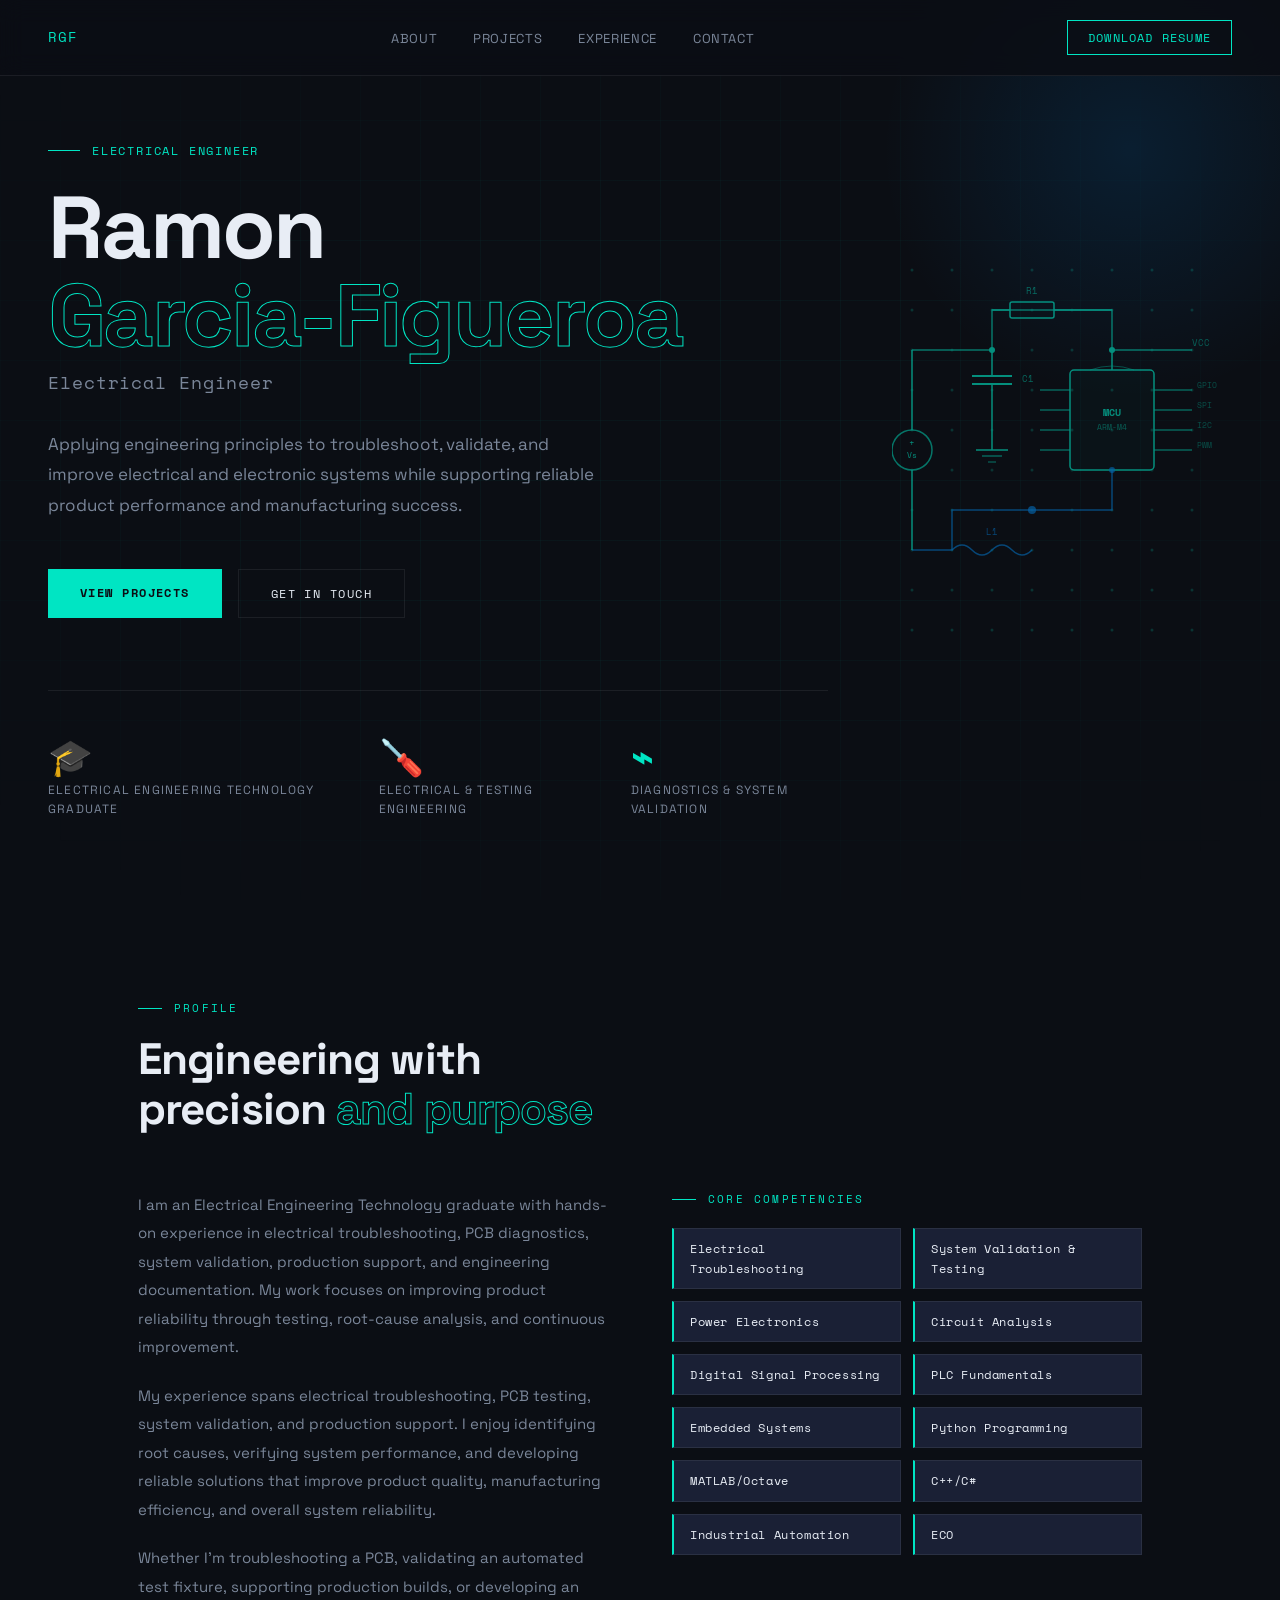
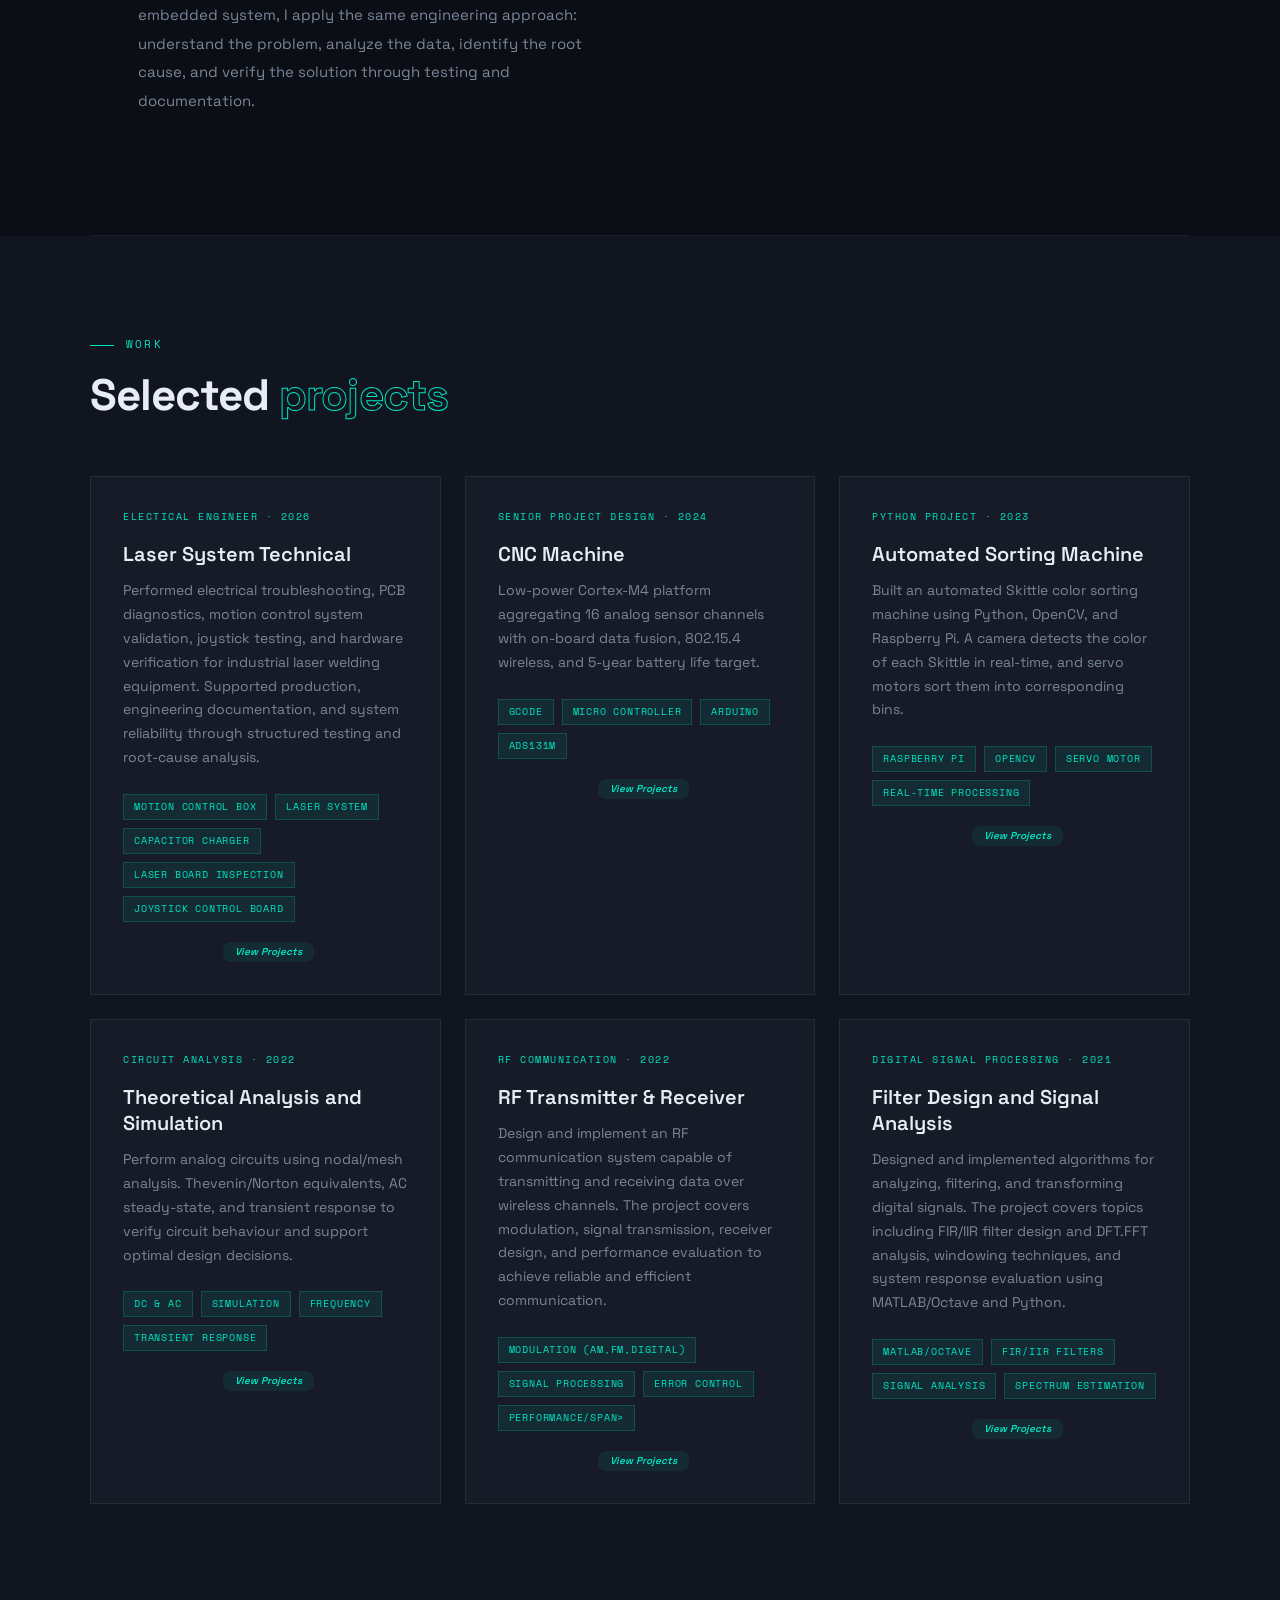
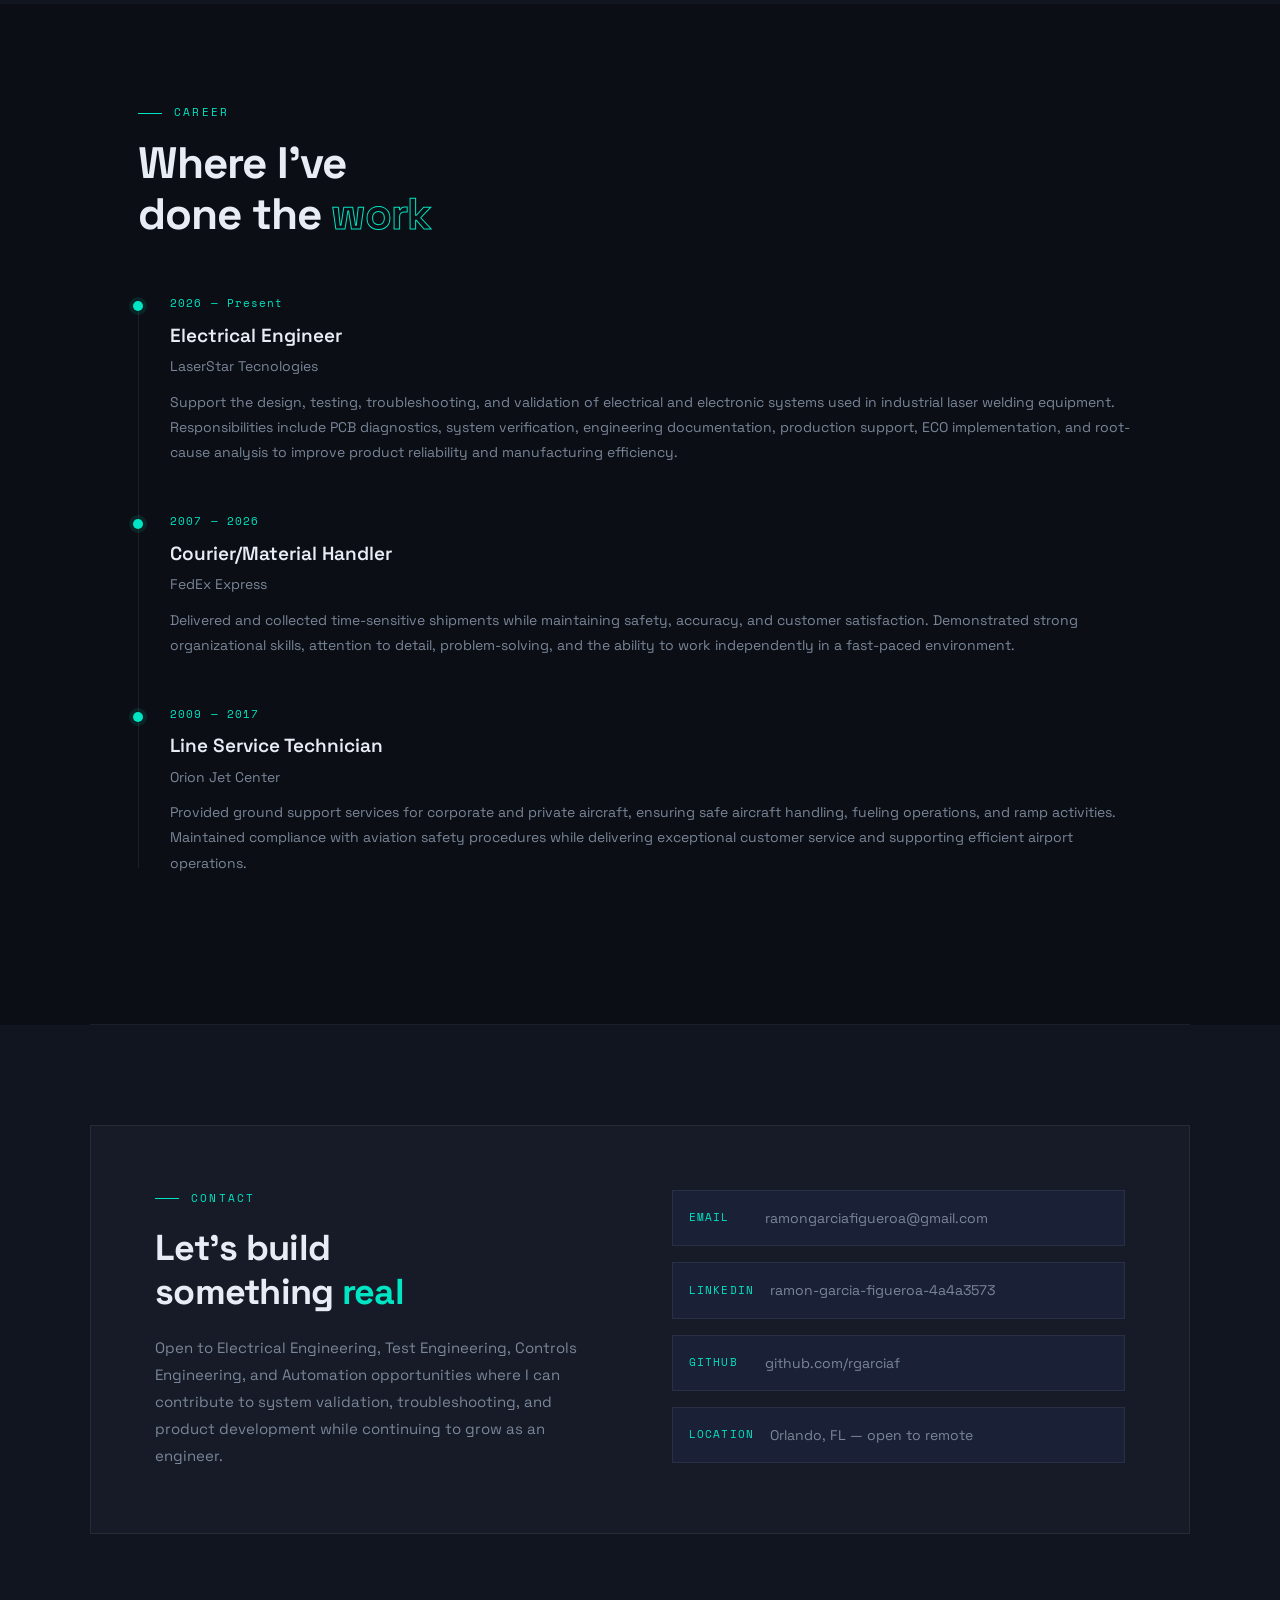
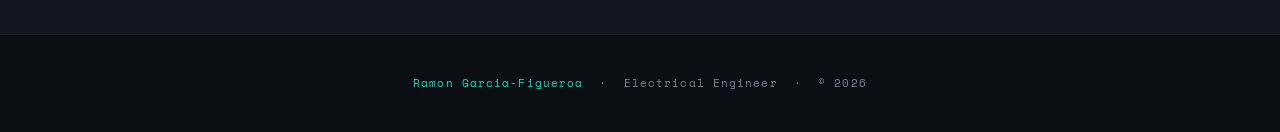
<file: index.html>
<!DOCTYPE html>
<html lang="en">
<head>

<!-- Google Analytics 4 -->
  <script async src="https://www.googletagmanager.com/gtag/js?id=G-XXXXXXXXXX"></script>
  <script>
    window.dataLayer = window.dataLayer || [];
    function gtag(){dataLayer.push(arguments);}
    gtag('js', new Date());
    gtag('config', 'G-8NQ1ZXZ7QY');
  </script>
<meta charset="UTF-8">
<meta name="viewport" content="width=device-width, initial-scale=1.0">
<title>Ramon Garcia — Electrical Engineer</title>
<link rel="preconnect" href="https://fonts.googleapis.com">
<link rel="preconnect" href="https://fonts.gstatic.com" crossorigin>
<link href="https://fonts.googleapis.com/css2?family=Space+Grotesk:wght@300;400;500;600;700&family=Space+Mono:wght@400;700&display=swap" rel="stylesheet">
<link rel="stylesheet" href="css/style.css">
</head>
<body>

<!-- NAV -->
<nav>
  <div class="nav-logo">RGF</div>
  <ul class="nav-links">
    <li><a href="#about">About</a></li>
    <li><a href="#projects">Projects</a></li>
    <li><a href="#experience">Experience</a></li>
    <li><a href="#contact">Contact</a></li>
  </ul>
  <!--<button class="nav-cta">Download CV</button>-->

<form action="Ramon_Garcia_Figueroa_Resume.pdf" target="_blank">
    <button class="nav-cta" type="submit">
        Download Resume
    </button>
</form>
</nav>

<!-- Project Button -->

<!-- HERO -->
<div class="hero">
  <div class="hero-grid"></div>
  <div class="hero-orb"></div>

  <div class="hero-content">
    <div class="hero-eyebrow">Electrical Engineer</div>
    <h1 class="hero-name">
      Ramon<br><span>Garcia-Figueroa</span>
    </h1>
    <p class="hero-title">Electrical Engineer</p>
    <p class="hero-desc">
      Applying engineering principles to troubleshoot, validate, and improve electrical and electronic systems while supporting reliable product performance and manufacturing success.
    </p>
    <div class="hero-actions">
      <a href="#projects" class="btn-primary">View Projects</a>
      <a href="#contact" class="btn-outline">Get in Touch</a>
    </div>

    <div class="hero-stats">
       <div>
        <div class="stat-num">🎓</div>
        <div class="stat-label">Electrical Engineering Technology Graduate</div>
      </div>
      <div>
        <div class="stat-num">🪛</div>
        <div class="stat-label">Electrical & Testing Engineering</div>
      </div>
      <div>
        <div class="stat-num">⌁</div>
        <div class="stat-label">Diagnostics & System Validation</div>
      </div>
    </div>
  </div> 

  <!-- Schematic signature element -->
  <svg class="schematic circuit-svg" viewBox="0 0 340 400" fill="none" xmlns="http://www.w3.org/2000/svg">
    <g opacity="0.3">
      <circle cx="20" cy="20" r="1.5" fill="#00E5C3"/><circle cx="60" cy="20" r="1.5" fill="#00E5C3"/><circle cx="100" cy="20" r="1.5" fill="#00E5C3"/><circle cx="140" cy="20" r="1.5" fill="#00E5C3"/><circle cx="180" cy="20" r="1.5" fill="#00E5C3"/><circle cx="220" cy="20" r="1.5" fill="#00E5C3"/><circle cx="260" cy="20" r="1.5" fill="#00E5C3"/><circle cx="300" cy="20" r="1.5" fill="#00E5C3"/>
      <circle cx="20" cy="60" r="1.5" fill="#00E5C3"/><circle cx="60" cy="60" r="1.5" fill="#00E5C3"/><circle cx="100" cy="60" r="1.5" fill="#00E5C3"/><circle cx="140" cy="60" r="1.5" fill="#00E5C3"/><circle cx="180" cy="60" r="1.5" fill="#00E5C3"/><circle cx="220" cy="60" r="1.5" fill="#00E5C3"/><circle cx="260" cy="60" r="1.5" fill="#00E5C3"/><circle cx="300" cy="60" r="1.5" fill="#00E5C3"/>
      <circle cx="20" cy="100" r="1.5" fill="#00E5C3"/><circle cx="60" cy="100" r="1.5" fill="#00E5C3"/><circle cx="100" cy="100" r="1.5" fill="#00E5C3"/><circle cx="140" cy="100" r="1.5" fill="#00E5C3"/><circle cx="180" cy="100" r="1.5" fill="#00E5C3"/><circle cx="220" cy="100" r="1.5" fill="#00E5C3"/><circle cx="260" cy="100" r="1.5" fill="#00E5C3"/><circle cx="300" cy="100" r="1.5" fill="#00E5C3"/>
      <circle cx="20" cy="140" r="1.5" fill="#00E5C3"/><circle cx="60" cy="140" r="1.5" fill="#00E5C3"/><circle cx="100" cy="140" r="1.5" fill="#00E5C3"/><circle cx="140" cy="140" r="1.5" fill="#00E5C3"/><circle cx="180" cy="140" r="1.5" fill="#00E5C3"/><circle cx="220" cy="140" r="1.5" fill="#00E5C3"/><circle cx="260" cy="140" r="1.5" fill="#00E5C3"/><circle cx="300" cy="140" r="1.5" fill="#00E5C3"/>
      <circle cx="20" cy="180" r="1.5" fill="#00E5C3"/><circle cx="60" cy="180" r="1.5" fill="#00E5C3"/><circle cx="100" cy="180" r="1.5" fill="#00E5C3"/><circle cx="140" cy="180" r="1.5" fill="#00E5C3"/><circle cx="180" cy="180" r="1.5" fill="#00E5C3"/><circle cx="220" cy="180" r="1.5" fill="#00E5C3"/><circle cx="260" cy="180" r="1.5" fill="#00E5C3"/><circle cx="300" cy="180" r="1.5" fill="#00E5C3"/>
      <circle cx="20" cy="220" r="1.5" fill="#00E5C3"/><circle cx="60" cy="220" r="1.5" fill="#00E5C3"/><circle cx="100" cy="220" r="1.5" fill="#00E5C3"/><circle cx="140" cy="220" r="1.5" fill="#00E5C3"/><circle cx="180" cy="220" r="1.5" fill="#00E5C3"/><circle cx="220" cy="220" r="1.5" fill="#00E5C3"/><circle cx="260" cy="220" r="1.5" fill="#00E5C3"/><circle cx="300" cy="220" r="1.5" fill="#00E5C3"/>
      <circle cx="20" cy="260" r="1.5" fill="#00E5C3"/><circle cx="60" cy="260" r="1.5" fill="#00E5C3"/><circle cx="100" cy="260" r="1.5" fill="#00E5C3"/><circle cx="140" cy="260" r="1.5" fill="#00E5C3"/><circle cx="180" cy="260" r="1.5" fill="#00E5C3"/><circle cx="220" cy="260" r="1.5" fill="#00E5C3"/><circle cx="260" cy="260" r="1.5" fill="#00E5C3"/><circle cx="300" cy="260" r="1.5" fill="#00E5C3"/>
      <circle cx="20" cy="300" r="1.5" fill="#00E5C3"/><circle cx="60" cy="300" r="1.5" fill="#00E5C3"/><circle cx="100" cy="300" r="1.5" fill="#00E5C3"/><circle cx="140" cy="300" r="1.5" fill="#00E5C3"/><circle cx="180" cy="300" r="1.5" fill="#00E5C3"/><circle cx="220" cy="300" r="1.5" fill="#00E5C3"/><circle cx="260" cy="300" r="1.5" fill="#00E5C3"/><circle cx="300" cy="300" r="1.5" fill="#00E5C3"/>
      <circle cx="20" cy="340" r="1.5" fill="#00E5C3"/><circle cx="60" cy="340" r="1.5" fill="#00E5C3"/><circle cx="100" cy="340" r="1.5" fill="#00E5C3"/><circle cx="140" cy="340" r="1.5" fill="#00E5C3"/><circle cx="180" cy="340" r="1.5" fill="#00E5C3"/><circle cx="220" cy="340" r="1.5" fill="#00E5C3"/><circle cx="260" cy="340" r="1.5" fill="#00E5C3"/><circle cx="300" cy="340" r="1.5" fill="#00E5C3"/>
      <circle cx="20" cy="380" r="1.5" fill="#00E5C3"/><circle cx="60" cy="380" r="1.5" fill="#00E5C3"/><circle cx="100" cy="380" r="1.5" fill="#00E5C3"/><circle cx="140" cy="380" r="1.5" fill="#00E5C3"/><circle cx="180" cy="380" r="1.5" fill="#00E5C3"/><circle cx="220" cy="380" r="1.5" fill="#00E5C3"/><circle cx="260" cy="380" r="1.5" fill="#00E5C3"/><circle cx="300" cy="380" r="1.5" fill="#00E5C3"/>
    </g>
    <path d="M 20 100 L 100 100 L 100 60 L 220 60 L 220 100 L 300 100" stroke="#00E5C3" stroke-width="1.5" fill="none" opacity="0.8"/>
    <rect x="118" y="52" width="44" height="16" rx="2" fill="none" stroke="#00E5C3" stroke-width="1.5"/>
    <line x1="100" y1="60" x2="118" y2="60" stroke="#00E5C3" stroke-width="1.5"/>
    <line x1="162" y1="60" x2="220" y2="60" stroke="#00E5C3" stroke-width="1.5"/>
    <text x="140" y="44" fill="#00E5C3" font-size="9" text-anchor="middle" opacity="0.7" font-family="'Space Mono', monospace">R1</text>
    <line x1="100" y1="100" x2="100" y2="126" stroke="#00E5C3" stroke-width="1.5"/>
    <line x1="80" y1="126" x2="120" y2="126" stroke="#00E5C3" stroke-width="2"/>
    <line x1="80" y1="134" x2="120" y2="134" stroke="#00E5C3" stroke-width="2"/>
    <line x1="100" y1="134" x2="100" y2="180" stroke="#00E5C3" stroke-width="1.5"/>
    <text x="130" y="132" fill="#00E5C3" font-size="9" opacity="0.7" font-family="'Space Mono', monospace">C1</text>
    <line x1="100" y1="180" x2="100" y2="200" stroke="#00E5C3" stroke-width="1.5"/>
    <line x1="84" y1="200" x2="116" y2="200" stroke="#00E5C3" stroke-width="1.5"/>
    <line x1="90" y1="206" x2="110" y2="206" stroke="#00E5C3" stroke-width="1"/>
    <line x1="96" y1="212" x2="104" y2="212" stroke="#00E5C3" stroke-width="0.8"/>
    <rect x="178" y="120" width="84" height="100" rx="4" fill="rgba(0,229,195,0.04)" stroke="#00E5C3" stroke-width="1.5"/>
    <line x1="148" y1="140" x2="178" y2="140" stroke="#00E5C3" stroke-width="1"/>
    <line x1="148" y1="160" x2="178" y2="160" stroke="#00E5C3" stroke-width="1"/>
    <line x1="148" y1="180" x2="178" y2="180" stroke="#00E5C3" stroke-width="1"/>
    <line x1="148" y1="200" x2="178" y2="200" stroke="#00E5C3" stroke-width="1"/>
    <line x1="262" y1="140" x2="300" y2="140" stroke="#00E5C3" stroke-width="1"/>
    <line x1="262" y1="160" x2="300" y2="160" stroke="#00E5C3" stroke-width="1"/>
    <line x1="262" y1="180" x2="300" y2="180" stroke="#00E5C3" stroke-width="1"/>
    <line x1="262" y1="200" x2="300" y2="200" stroke="#00E5C3" stroke-width="1"/>
    <text x="220" y="166" fill="#00E5C3" font-size="10" text-anchor="middle" font-weight="700" font-family="'Space Mono', monospace">MCU</text>
    <text x="220" y="180" fill="#00E5C3" font-size="8" text-anchor="middle" opacity="0.6" font-family="'Space Mono', monospace">ARM-M4</text>
    <line x1="220" y1="100" x2="220" y2="120" stroke="#00E5C3" stroke-width="1.5"/>
    <path d="M 20 300 L 60 300 L 60 260 L 140 260" stroke="#0094FF" stroke-width="1.5" fill="none" opacity="0.7"/>
    <circle cx="140" cy="260" r="4" fill="#0094FF" opacity="0.7"/>
    <path d="M 140 260 L 220 260 L 220 220" stroke="#0094FF" stroke-width="1.5" fill="none" opacity="0.7"/>
    <circle cx="220" cy="220" r="3" fill="#0094FF" opacity="0.7"/>
    <path d="M 60 300 Q 70 290 80 300 Q 90 310 100 300 Q 110 290 120 300 Q 130 310 140 300" stroke="#0094FF" stroke-width="1.5" fill="none" opacity="0.7"/>
    <text x="100" y="285" fill="#0094FF" font-size="9" text-anchor="middle" opacity="0.7" font-family="'Space Mono', monospace">L1</text>
    <circle cx="20" cy="200" r="20" fill="none" stroke="#00E5C3" stroke-width="1.5" opacity="0.8"/>
    <text x="20" y="196" fill="#00E5C3" font-size="9" text-anchor="middle" font-family="'Space Mono', monospace">+</text>
    <text x="20" y="208" fill="#00E5C3" font-size="8" text-anchor="middle" font-family="'Space Mono', monospace">Vs</text>
    <line x1="20" y1="100" x2="20" y2="180" stroke="#00E5C3" stroke-width="1.5"/>
    <line x1="20" y1="220" x2="20" y2="300" stroke="#00E5C3" stroke-width="1.5"/>
    <circle cx="100" cy="100" r="3" fill="#00E5C3"/>
    <circle cx="220" cy="100" r="3" fill="#00E5C3"/>
    <text x="300" y="96" fill="#00E5C3" font-size="9" text-anchor="start" opacity="0.6" font-family="'Space Mono', monospace">VCC</text>
    <text x="305" y="138" fill="#00E5C3" font-size="8" text-anchor="start" opacity="0.5" font-family="'Space Mono', monospace">GPIO</text>
    <text x="305" y="158" fill="#00E5C3" font-size="8" text-anchor="start" opacity="0.5" font-family="'Space Mono', monospace">SPI</text>
    <text x="305" y="178" fill="#00E5C3" font-size="8" text-anchor="start" opacity="0.5" font-family="'Space Mono', monospace">I2C</text>
    <text x="305" y="198" fill="#00E5C3" font-size="8" text-anchor="start" opacity="0.5" font-family="'Space Mono', monospace">PWM</text>
    <path d="M 198 120 Q 220 112 242 120" fill="none" stroke="#00E5C3" stroke-width="1" opacity="0.5"/>
  </svg>
</div>

<!-- ABOUT -->
<section id="about">
  <div class="section-label">Profile</div>
  <h2 class="section-title">Engineering with<br>precision <em>and purpose</em></h2>
  <div class="about-grid">
    <div class="about-text">
      <p>I am an Electrical Engineering Technology graduate with hands-on experience in electrical troubleshooting, PCB diagnostics, system validation, production support, and engineering documentation. My work focuses on improving product reliability through testing, root-cause analysis, and continuous improvement.</p>
      <p>My experience spans electrical troubleshooting, PCB testing, system validation, and production support. I enjoy identifying root causes, verifying system performance, and developing reliable solutions that improve product quality, manufacturing efficiency, and overall system reliability.</p>
      <p>Whether I'm troubleshooting a PCB, validating an automated test fixture, supporting production builds, or developing an embedded system, I apply the same engineering approach: understand the problem, analyze the data, identify the root cause, and verify the solution through testing and documentation.</p>
    </div>
    <div>
      <div class="section-label" style="margin-bottom: 20px;">Core competencies</div>
      <div class="skills-grid">
        <div class="skill-chip">Electrical Troubleshooting</div>
        <div class="skill-chip">System Validation & Testing</div>
        <div class="skill-chip">Power Electronics</div>
        <div class="skill-chip">Circuit Analysis</div>
        <div class="skill-chip">Digital Signal Processing</div>
        <div class="skill-chip">PLC Fundamentals</div>
        <div class="skill-chip">Embedded Systems</div>
        <div class="skill-chip">Python Programming</div>
        <div class="skill-chip">MATLAB/Octave</div>
        <div class="skill-chip">C++/C#</div>
        <div class="skill-chip">Industrial Automation</div>
        <div class="skill-chip">ECO</div>
      </div>
    </div>
  </div>
</section>

<hr class="section-divider">

<!-- PROJECTS -->
<div class="section-full" id="projects">
  <div class="section-full-inner">
    <div class="section-label">Work</div>
    <h2 class="section-title">Selected <em>projects</em></h2>
    <div class="projects-grid">
      <div class="project-card">
        <div class="project-tag">Electical Engineer · 2026</div>
        <h3 class="project-name">Laser System Technical</h3>
        <p class="project-desc">Performed electrical troubleshooting, PCB diagnostics, motion control system validation, joystick testing, and hardware verification for industrial laser welding equipment. Supported production, engineering documentation, and system reliability through structured testing and root-cause analysis.</p>
        <div class="project-tech">
          <span class="tech-badge">Motion Control Box</span>
          <span class="tech-badge">Laser System</span>
          <span class="tech-badge">Capacitor Charger</span>
          <span class="tech-badge">Laser Board Inspection</span>
          <span class="tech-badge">Joystick Control Board</span>
          <!--<a href="/work_projects/LaserStar_Project_Section.html" class="project-button"> -->
                      <!-- View Projects -->
        </div>
        <a href="LaserStar_Task_Documentation_1.pdf" class="project-button"><em>View Projects</em>
        </a>
      </div>
      <div class="project-card">
        <div class="project-tag">Senior Project Design · 2024</div>
        <h3 class="project-name">CNC Machine</h3>
        <p class="project-desc">Low-power Cortex-M4 platform aggregating 16 analog sensor channels with on-board data fusion, 802.15.4 wireless, and 5-year battery life target.</p>
        <div class="project-tech">
          <span class="tech-badge">GCode</span>
          <span class="tech-badge">Micro Controller</span>
          <span class="tech-badge">Arduino</span>
          <span class="tech-badge">ADS131M</span>
        </div>
        <a href="senior_project_design.pdf" class="project-button"><em>View Projects</em>
        </a>
      </div>
      <div class="project-card">
        <div class="project-tag">Python Project · 2023</div>
        <h3 class="project-name">Automated Sorting Machine</h3>
        <p class="project-desc">Built an automated Skittle color sorting machine using Python, OpenCV, and Raspberry Pi. A camera detects the color of each Skittle in real-time, and servo motors sort them into corresponding bins.</p>
        <div class="project-tech">
          <span class="tech-badge">Raspberry Pi</span>
          <span class="tech-badge">OpenCV</span>
          <span class="tech-badge">Servo Motor</span>
          <span class="tech-badge">Real-Time Processing</span>
        </div>
        <a href="Python_Project_Skittles.pdf" class="project-button"><em>View Projects</em>
        </a>
      </div>
      <div class="project-card">
        <div class="project-tag">Circuit Analysis · 2022</div>
        <h3 class="project-name">Theoretical Analysis and Simulation</h3>
        <p class="project-desc">Perform analog circuits using nodal/mesh analysis. Thevenin/Norton equivalents, AC steady-state, and transient response to verify circuit behaviour and support optimal design decisions.</p>
        <div class="project-tech">
          <span class="tech-badge">DC & AC</span>
          <span class="tech-badge">Simulation</span>
          <span class="tech-badge">Frequency</span>
          <span class="tech-badge">Transient Response</span>
        </div>
        <a href="Circuit_Anaylysis.pdf" class="project-button"><em>View Projects</em>
        </a>
      </div>
      <div class="project-card">
        <div class="project-tag">RF Communication · 2022</div>
        <h3 class="project-name">RF Transmitter & Receiver</h3>
        <p class="project-desc">Design and implement an RF communication system capable of transmitting and receiving data over wireless channels. The project covers modulation, signal transmission, receiver design, and performance evaluation to achieve reliable and efficient communication.</p>
        <div class="project-tech">
          <span class="tech-badge">Modulation (AM,FM,Digital)</span>
          <span class="tech-badge">Signal Processing</span>
          <span class="tech-badge">Error Control</span>
          <span class="tech-badge">Performance/span>
        </div>
        <a href="RF_Communication.pdf" class="project-button"><em>View Projects</em>
        </a>
      </div>
      <div class="project-card">
        <div class="project-tag">Digital Signal Processing · 2021</div>
        <h3 class="project-name">Filter Design and Signal Analysis</h3>
        <p class="project-desc">Designed and implemented algorithms for analyzing, filtering, and transforming digital signals. The project covers topics including FIR/IIR filter design and DFT.FFT analysis, windowing techniques, and system response evaluation using MATLAB/Octave and Python.</p>
        <div class="project-tech">
          <span class="tech-badge">MATLAB/Octave</span>
          <span class="tech-badge">FIR/IIR Filters</span>
          <span class="tech-badge">Signal Analysis</span>
          <span class="tech-badge">Spectrum Estimation</span>
        </div>
        <a href="DSP.pdf" class="project-button"><em>View Projects</em>
        </a>
      </div>
    </div>
  </div>
</div>

<!-- EXPERIENCE -->
<section id="experience">
  <div class="section-label">Career</div>
  <h2 class="section-title">Where I've<br>done the <em>work</em></h2>
  <div class="timeline">
    <div class="timeline-item">
      <div class="timeline-period">2026 — Present</div>
      <div class="timeline-role">Electrical Engineer</div>
      <div class="timeline-company">LaserStar Tecnologies</div>
      <p class="timeline-desc">Support the design, testing, troubleshooting, and validation of electrical and electronic systems used in industrial laser welding equipment. Responsibilities include PCB diagnostics, system verification, engineering documentation, production support, ECO implementation, and root-cause analysis to improve product reliability and manufacturing efficiency.</p>
    </div>
    <div class="timeline-item">
      <div class="timeline-period">2007 — 2026</div>
      <div class="timeline-role">Courier/Material Handler</div>
      <div class="timeline-company">FedEx Express</div>
      <p class="timeline-desc">Delivered and collected time-sensitive shipments while maintaining safety, accuracy, and customer satisfaction. Demonstrated strong organizational skills, attention to detail, problem-solving, and the ability to work independently in a fast-paced environment.</p>
    </div>
    <div class="timeline-item">
      <div class="timeline-period">2009 — 2017</div>
      <div class="timeline-role">Line Service Technician</div>
      <div class="timeline-company">Orion Jet Center</div>
      <p class="timeline-desc">Provided ground support services for corporate and private aircraft, ensuring safe aircraft handling, fueling operations, and ramp activities. Maintained compliance with aviation safety procedures while delivering exceptional customer service and supporting efficient airport operations.</p>
    </div>
    <!--<div class="timeline-item">
      <div class="timeline-period">2013 — 2017</div>
      <div class="timeline-role">B.S. Electrical Engineering</div>
      <div class="timeline-company">University of Florida</div>
      <p class="timeline-desc">Concentration in power electronics and control systems. Senior capstone: autonomous grid-tied inverter with islanding detection and reactive power compensation.</p>
    </div>
  </div>-->
</section>

<hr class="section-divider">

<!-- CONTACT -->
<div class="section-full" id="contact">
  <div class="section-full-inner">
    <div class="contact-wrapper">
      <div>
        <div class="section-label" style="margin-bottom: 20px;">Contact</div>
        <h2 class="contact-heading">Let's build<br>something <em>real</em></h2>
        <p class="contact-sub">
          Open to Electrical Engineering, Test Engineering, Controls Engineering, and Automation opportunities where I can contribute to system validation, troubleshooting, and product development while continuing to grow as an engineer.
        </p>
      </div>
      <div class="contact-links">
        <a href="mailto:ramon@garcia.engineer" class="contact-link">
          <span class="contact-link-icon">Email</span>
          ramongarciafigueroa@gmail.com
        </a>
        <a href="https://linkedin.com/in/ramongarcia-ee" class="contact-link">
          <span class="contact-link-icon">LinkedIn</span>
          ramon-garcia-figueroa-4a4a3573
        </a>
        <a href="https://github.com/rgarciaf" class="contact-link">
          <span class="contact-link-icon">GitHub</span>
          github.com/rgarciaf
        </a>
        <a href="#" class="contact-link">
          <span class="contact-link-icon">Location</span>
          Orlando, FL — open to remote
        </a>
      </div>
    </div>
  </div>
</div>

<footer>
  <span style="color: var(--accent);">Ramon Garcia-Figueroa</span> &nbsp;·&nbsp; Electrical Engineer &nbsp;·&nbsp; © 2026
</footer>

</body>
</html>
</file>
<file: css/style.css>
*, *::before, *::after { box-sizing: border-box; margin: 0; padding: 0; }

:root {
    --bg: #0B0E14;
    --bg2: #111520;
    --bg3: #161B27;
    --surface: #1A2035;
    --accent: #00E5C3;
    --accent2: #0094FF;
    --text: #E8EDF5;
    --muted: #7A8699;
    --border: rgba(255,255,255,0.07);
    --border-accent: rgba(0,229,195,0.25);
    --font-display: 'Space Grotesk', sans-serif;
    --font-mono: 'Space Mono', monospace;
  }

  html { scroll-behavior: smooth; }

  body {
    background: var(--bg);
    color: var(--text);
    font-family: var(--font-display);
    font-size: 16px;
    line-height: 1.6;
    overflow-x: hidden;
  }

  /* NAV */
  nav {
    position: fixed;
    top: 0; left: 0; right: 0;
    z-index: 100;
    display: flex;
    align-items: center;
    justify-content: space-between;
    padding: 20px 48px;
    background: rgba(11,14,20,0.85);
    backdrop-filter: blur(12px);
    border-bottom: 1px solid var(--border);
  }

  .nav-logo {
    font-family: var(--font-mono);
    font-size: 14px;
    color: var(--accent);
    letter-spacing: 0.08em;
    text-transform: uppercase;
  }

  .nav-links {
    display: flex;
    gap: 36px;
    list-style: none;
  }

  .nav-links a {
    color: var(--muted);
    text-decoration: none;
    font-size: 13px;
    letter-spacing: 0.05em;
    text-transform: uppercase;
    transition: color 0.2s;
  }

  .nav-links a:hover { color: var(--accent); }

  .nav-cta {
    background: transparent;
    border: 1px solid var(--accent);
    color: var(--accent);
    font-family: var(--font-mono);
    font-size: 12px;
    padding: 8px 20px;
    cursor: pointer;
    letter-spacing: 0.1em;
    text-transform: uppercase;
    transition: background 0.2s, color 0.2s;
  }

  .nav-cta:hover { background: var(--accent); color: var(--bg); }

  /* HERO */
  .hero {
    min-height: 100vh;
    display: flex;
    align-items: center;
    padding: 140px 48px 80px;
    position: relative;
    overflow: hidden;
  }

  .hero-grid {
    position: absolute;
    inset: 0;
    background-image:
      linear-gradient(rgba(0,229,195,0.04) 1px, transparent 1px),
      linear-gradient(90deg, rgba(0,229,195,0.04) 1px, transparent 1px);
    background-size: 60px 60px;
    mask-image: radial-gradient(ellipse 70% 60% at 50% 50%, black 40%, transparent 100%);
    -webkit-mask-image: radial-gradient(ellipse 70% 60% at 50% 50%, black 40%, transparent 100%);
  }

  .hero-orb {
    position: absolute;
    width: 500px;
    height: 500px;
    border-radius: 50%;
    background: radial-gradient(circle, rgba(0,148,255,0.12) 0%, transparent 70%);
    top: -100px;
    right: -100px;
    pointer-events: none;
  }

  .hero-content { position: relative; max-width: 780px; }

  .hero-eyebrow {
    font-family: var(--font-mono);
    font-size: 12px;
    color: var(--accent);
    letter-spacing: 0.15em;
    text-transform: uppercase;
    margin-bottom: 24px;
    display: flex;
    align-items: center;
    gap: 12px;
  }

  .hero-eyebrow::before {
    content: '';
    display: block;
    width: 32px;
    height: 1px;
    background: var(--accent);
  }

  .hero-name {
    font-size: clamp(48px, 7vw, 88px);
    font-weight: 700;
    line-height: 1.0;
    letter-spacing: -0.03em;
    margin-bottom: 8px;
  }

  .hero-name span {
    color: transparent;
    -webkit-text-stroke: 1px var(--accent);
  }

  .hero-title {
    font-family: var(--font-mono);
    font-size: clamp(14px, 2vw, 18px);
    color: var(--muted);
    margin-bottom: 32px;
    letter-spacing: 0.05em;
  }

  .hero-desc {
    font-size: 17px;
    color: var(--muted);
    line-height: 1.8;
    max-width: 560px;
    margin-bottom: 48px;
  }

  .hero-actions {
    display: flex;
    gap: 16px;
    flex-wrap: wrap;
  }

  .btn-primary {
    background: var(--accent);
    color: var(--bg);
    border: none;
    font-family: var(--font-mono);
    font-size: 12px;
    font-weight: 700;
    padding: 14px 32px;
    cursor: pointer;
    letter-spacing: 0.12em;
    text-transform: uppercase;
    transition: opacity 0.2s, transform 0.15s;
    text-decoration: none;
    display: inline-block;
  }

  .btn-primary:hover { opacity: 0.85; transform: translateY(-1px); }

  .btn-outline {
    background: transparent;
    color: var(--text);
    border: 1px solid var(--border);
    font-family: var(--font-mono);
    font-size: 12px;
    padding: 14px 32px;
    cursor: pointer;
    letter-spacing: 0.12em;
    text-transform: uppercase;
    transition: border-color 0.2s, color 0.2s;
    text-decoration: none;
    display: inline-block;
  }

  .btn-outline:hover { border-color: var(--accent); color: var(--accent); }

  .hero-stats {
    display: flex;
    gap: 48px;
    margin-top: 72px;
    padding-top: 48px;
    border-top: 1px solid var(--border);
  }

  .stat-num {
    font-size: 36px;
    font-weight: 700;
    color: var(--accent);
    font-family: var(--font-mono);
    line-height: 1;
  }

  .stat-label {
    font-size: 12px;
    color: var(--muted);
    text-transform: uppercase;
    letter-spacing: 0.1em;
    margin-top: 6px;
  }

  /* SCHEMATIC */
  .schematic {
    position: absolute;
    right: 48px;
    top: 50%;
    transform: translateY(-50%);
    width: 340px;
    opacity: 0.6;
  }

  .circuit-svg text { font-family: var(--font-mono); }

  /* SECTION LAYOUT */
  section {
    padding: 100px 48px;
    max-width: 1100px;
    margin: 0 auto;
  }

  .section-label {
    font-family: var(--font-mono);
    font-size: 11px;
    color: var(--accent);
    letter-spacing: 0.2em;
    text-transform: uppercase;
    margin-bottom: 16px;
    display: flex;
    align-items: center;
    gap: 12px;
  }

  .section-label::before {
    content: '';
    width: 24px;
    height: 1px;
    background: var(--accent);
  }

  .section-title {
    font-size: clamp(28px, 4vw, 44px);
    font-weight: 700;
    letter-spacing: -0.02em;
    margin-bottom: 56px;
    line-height: 1.15;
  }

  .section-title em {
    font-style: normal;
    color: transparent;
    -webkit-text-stroke: 1px var(--accent);
  }

  /* ABOUT */
  .about-grid {
    display: grid;
    grid-template-columns: 1fr 1fr;
    gap: 64px;
    align-items: start;
  }

  .about-text p {
    color: var(--muted);
    line-height: 1.9;
    margin-bottom: 20px;
    font-size: 15px;
  }

  .skills-grid {
    display: grid;
    grid-template-columns: 1fr 1fr;
    gap: 12px;
  }

  .skill-chip {
    background: var(--surface);
    border: 1px solid var(--border);
    border-left: 2px solid var(--accent);
    padding: 10px 16px;
    font-family: var(--font-mono);
    font-size: 12px;
    color: var(--text);
    letter-spacing: 0.05em;
    transition: border-color 0.2s, background 0.2s;
  }

  .skill-chip:hover {
    border-color: var(--accent);
    background: rgba(0,229,195,0.05);
  }

  /* PROJECTS */
  .projects-grid {
    display: grid;
    grid-template-columns: repeat(auto-fit, minmax(300px, 1fr));
    gap: 24px;
  }

  .project-card {
    background: var(--bg3);
    border: 1px solid var(--border);
    padding: 32px;
    transition: border-color 0.2s, transform 0.2s;
    cursor: pointer;
    position: relative;
    overflow: hidden;
  }

/*------------------------------------------------------------------ */

/* Make the entire project card clickable */
.project-link {
    text-decoration: none;
    color: inherit;
    display: block;
}

/* View Project Button */
.project-button {
    display: inline-block;
    margin-top: 20px;
    margin-left: 100px; /* pdf file to view project */
    padding: 2px 12px;
    /*background: #00d4ff;*/
    background:  rgba(0,229,195,0.08);
    color: #00E5C3; /* text color:  #111 */
    border-radius: 8px;
    font-weight: 600;
    font-size: 10px;
    text-decoration: none;
    /*text-decoration:#0094FF;*/
    transition: all 0.3s ease;
}

.project-button:hover {
    /*background: #00bce0;*/
    background:  rgba(0,229,195,0.08);
    transform: translateY(-2px);

}

/*------------------------------------------------------------------- */


  .project-card::before {
    content: '';
    position: absolute;
    top: 0; left: 0; right: 0;
    height: 2px;
    background: var(--accent);
    transform: scaleX(0);
    transform-origin: left;
    transition: transform 0.3s;
  }

  .project-card:hover { border-color: var(--border-accent); transform: translateY(-3px); }
  .project-card:hover::before { transform: scaleX(1); }

  .project-tag {
    font-family: var(--font-mono);
    font-size: 10px;
    color: var(--accent);
    letter-spacing: 0.15em;
    text-transform: uppercase;
    margin-bottom: 16px;
  }

  .project-name {
    font-size: 20px;
    font-weight: 600;
    margin-bottom: 12px;
    color: var(--text);
    line-height: 1.3;
  }

  .project-desc {
    font-size: 14px;
    color: var(--muted);
    line-height: 1.7;
    margin-bottom: 24px;
  }

  .project-tech {
    display: flex;
    flex-wrap: wrap;
    gap: 8px;
  }

  .tech-badge {
    background: rgba(0,229,195,0.08);
    border: 1px solid rgba(0,229,195,0.2);
    color: var(--accent);
    font-family: var(--font-mono);
    font-size: 10px;
    padding: 4px 10px;
    letter-spacing: 0.08em;
    text-transform: uppercase;
  }

  /* EXPERIENCE */
  .timeline {
    position: relative;
    padding-left: 32px;
  }

  .timeline::before {
    content: '';
    position: absolute;
    left: 0; top: 8px; bottom: 8px;
    width: 1px;
    background: var(--border);
  }

  .timeline-item {
    position: relative;
    margin-bottom: 48px;
  }

  .timeline-item::before {
    content: '';
    position: absolute;
    left: -37px;
    top: 6px;
    width: 10px;
    height: 10px;
    border-radius: 50%;
    background: var(--accent);
    box-shadow: 0 0 0 4px rgba(0,229,195,0.1);
  }

  .timeline-period {
    font-family: var(--font-mono);
    font-size: 11px;
    color: var(--accent);
    letter-spacing: 0.1em;
    margin-bottom: 8px;
  }

  .timeline-role {
    font-size: 19px;
    font-weight: 600;
    margin-bottom: 4px;
  }

  .timeline-company {
    font-size: 14px;
    color: var(--muted);
    margin-bottom: 12px;
  }

  .timeline-desc {
    font-size: 14px;
    color: var(--muted);
    line-height: 1.8;
  }

  /* CONTACT */
  .contact-wrapper {
    background: var(--bg3);
    border: 1px solid var(--border);
    padding: 64px;
    display: grid;
    grid-template-columns: 1fr 1fr;
    gap: 64px;
    align-items: start;
  }

  .contact-heading {
    font-size: 36px;
    font-weight: 700;
    letter-spacing: -0.02em;
    line-height: 1.2;
    margin-bottom: 20px;
  }

  .contact-heading em {
    font-style: normal;
    color: var(--accent);
  }

  .contact-sub {
    font-size: 15px;
    color: var(--muted);
    line-height: 1.8;
  }

  .contact-links {
    display: flex;
    flex-direction: column;
    gap: 16px;
  }

  .contact-link {
    display: flex;
    align-items: center;
    gap: 16px;
    color: var(--muted);
    text-decoration: none;
    font-size: 14px;
    padding: 16px;
    border: 1px solid var(--border);
    background: var(--surface);
    transition: border-color 0.2s, color 0.2s;
  }

  .contact-link:hover { border-color: var(--accent); color: var(--accent); }

  .contact-link-icon {
    font-family: var(--font-mono);
    font-size: 11px;
    color: var(--accent);
    letter-spacing: 0.1em;
    text-transform: uppercase;
    min-width: 60px;
  }

  /* FOOTER */
  footer {
    text-align: center;
    padding: 40px 48px;
    border-top: 1px solid var(--border);
    font-family: var(--font-mono);
    font-size: 11px;
    color: var(--muted);
    letter-spacing: 0.1em;
  }

  .section-divider {
    border: none;
    border-top: 1px solid var(--border);
    max-width: 1100px;
    margin: 0 auto;
  }

  .section-full {
    background: var(--bg2);
    padding: 100px 48px;
  }

  .section-full-inner {
    max-width: 1100px;
    margin: 0 auto;
  }

  @media (max-width: 768px) {
    nav { padding: 16px 24px; }
    .nav-links { display: none; }
    .hero { padding: 100px 24px 60px; }
    .schematic { display: none; }
    .hero-stats { gap: 32px; flex-wrap: wrap; }
    section { padding: 72px 24px; }
    .about-grid { grid-template-columns: 1fr; gap: 40px; }
    .contact-wrapper { grid-template-columns: 1fr; gap: 40px; padding: 40px 24px; }
    .section-full { padding: 72px 24px; }
  }
</file>
